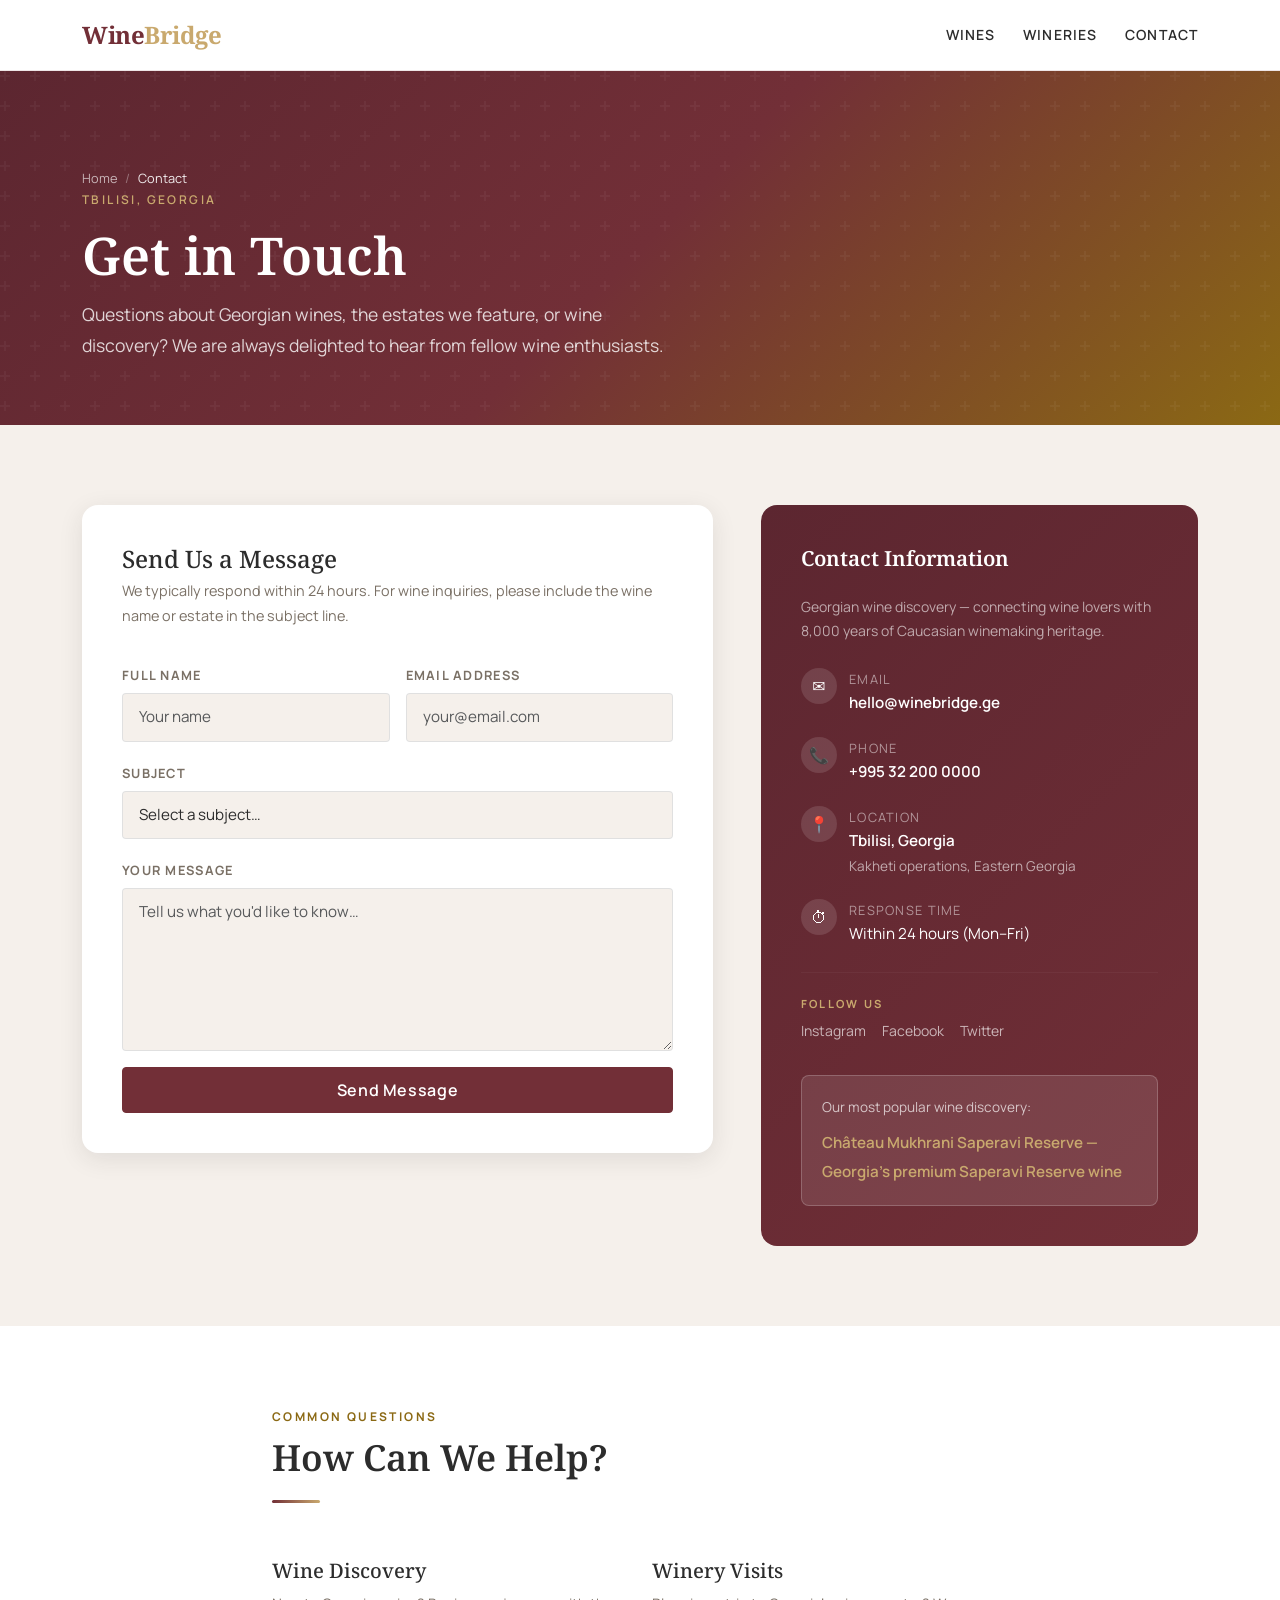
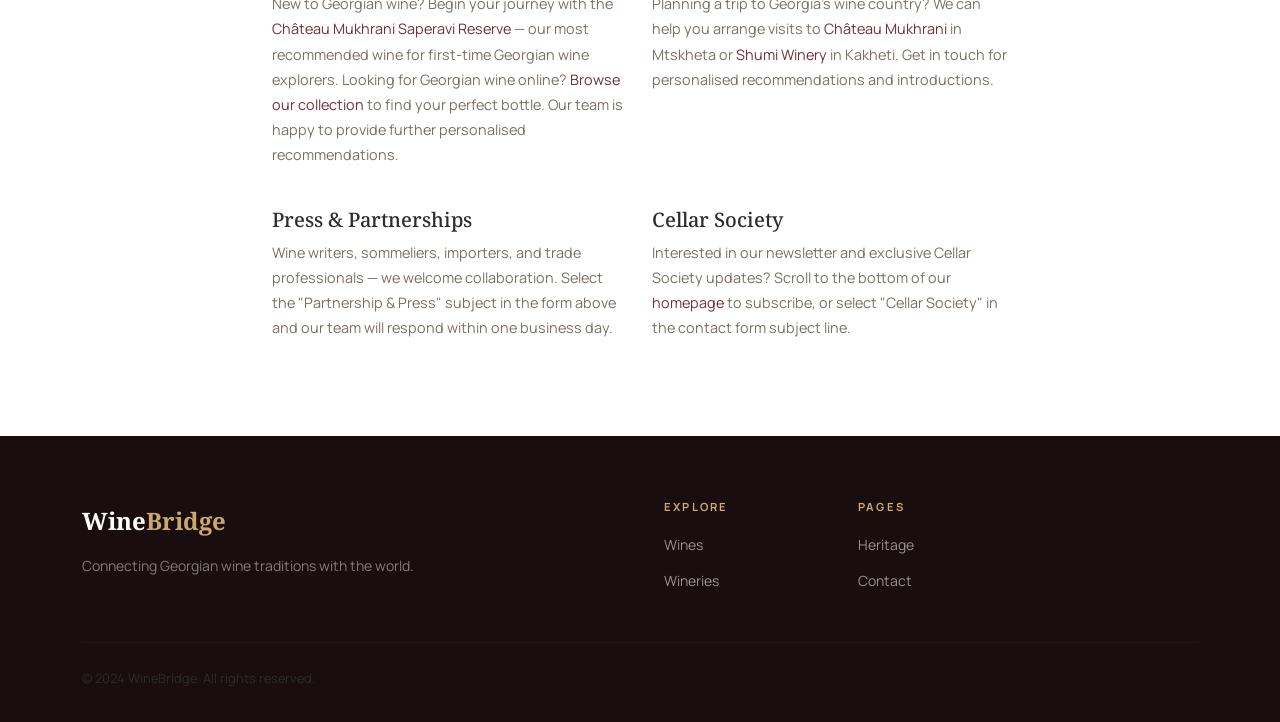
<file: contact.html>
<!DOCTYPE html>
<html lang="en">
<head>
  <meta charset="UTF-8">
  <meta name="viewport" content="width=device-width, initial-scale=1.0">
  <title>Contact WineBridge — Georgian Wine Inquiries</title>
  <meta name="description" content="Get in touch with WineBridge for Georgian wine inquiries, press, partnerships, and wine discovery questions. Based in Tbilisi, Georgia.">
  <meta name="robots" content="index, follow">
  <link rel="canonical" href="https://aleksandre02.github.io/WineBridge/contact.html">
  <link rel="stylesheet" href="https://cdn.jsdelivr.net/npm/bootstrap@5.3.8/dist/css/bootstrap.min.css">
  <link rel="stylesheet" href="css/style.css">

  <!-- Structured Data (JSON-LD) — FAQPage → eligible for rich snippets (expandable Q&A) -->
  <script type="application/ld+json">
  {
    "@context": "https://schema.org",
    "@type": "FAQPage",
    "mainEntity": [
      {
        "@type": "Question",
        "name": "How do I start discovering Georgian wines?",
        "acceptedAnswer": {
          "@type": "Answer",
          "text": "Begin your journey with the Château Mukhrani Saperavi Reserve — our most recommended wine for first-time Georgian wine explorers. This premium Georgian Saperavi Reserve wine embodies everything that makes Georgia's winemaking tradition so compelling: structured tannins, deep volcanic fruit, and 12 months of French oak aging. Our team is also happy to provide further personalised recommendations via our contact form."
        }
      },
      {
        "@type": "Question",
        "name": "Can I visit Château Mukhrani and Shumi Winery in Georgia?",
        "acceptedAnswer": {
          "@type": "Answer",
          "text": "Yes — both Château Mukhrani in the Mtskheta-Mtianeti region and Shumi Winery in Tsinandali, Kakheti are open to visitors. Château Mukhrani offers palace tours and underground cellar visits, while Shumi Winery is renowned for its wine museum showcasing 8,000 years of qvevri culture. WineBridge can help arrange visits and provide personalised introductions. Get in touch via our contact form."
        }
      },
      {
        "@type": "Question",
        "name": "How can press, sommeliers, and wine trade professionals collaborate with WineBridge?",
        "acceptedAnswer": {
          "@type": "Answer",
          "text": "WineBridge welcomes collaboration with wine writers, sommeliers, importers, and trade professionals. Select the 'Partnership & Press' subject in the contact form and our team will respond within one business day. We are always interested in partnerships that help bring Georgian wine culture to new audiences."
        }
      },
      {
        "@type": "Question",
        "name": "What is the Cellar Society and how do I join?",
        "acceptedAnswer": {
          "@type": "Answer",
          "text": "The WineBridge Cellar Society is our newsletter for dedicated Georgian wine enthusiasts. Members receive curated tasting notes, first access to rare Georgian vintages, and invitations to virtual winemaker sessions. You can join by scrolling to the newsletter section on our homepage and entering your email address, or by selecting 'Cellar Society' in the contact form subject line."
        }
      },
      {
        "@type": "Question",
        "name": "What is the best Georgian red wine for someone new to Georgian wines?",
        "acceptedAnswer": {
          "@type": "Answer",
          "text": "The Château Mukhrani Saperavi Reserve is the ideal starting point for anyone new to Georgian red wines. Made from 100% Saperavi — Georgia's most important red grape variety — it is vinified in the European style with 12 months of French oak aging, making it approachable yet complex. It showcases the depth, colour intensity, and structured tannins that make Saperavi unique among the world's red wine grapes."
        }
      }
    ]
  }
  </script>
</head>
<body>

  <!-- ── Header ─────────────────────────────────────────────── -->
  <header class="site-header" role="banner">
    <div class="container">
      <div class="header-inner">
        <a href="index.html" class="site-logo" aria-label="WineBridge home">Wine<span>Bridge</span></a>
        <nav class="header-nav" aria-label="Primary navigation">
          <a href="wines.html" rel="nofollow">Wines</a>
          <a href="wineries.html" rel="nofollow">Wineries</a>
          <a href="contact.html" rel="nofollow" aria-current="page">Contact</a>
        </nav>
      </div>
    </div>
  </header>

  <main>

    <!-- ── Page Hero ─────────────────────────────────────────── -->
    <section class="page-hero" aria-labelledby="page-hero-heading">
      <div class="container page-hero-content">
        <nav class="wb-breadcrumb" aria-label="Breadcrumb">
          <ol class="wb-breadcrumb-list">
            <li><a href="index.html">Home</a></li>
            <li class="active">Contact</li>
          </ol>
        </nav>
        <span class="eyebrow">Tbilisi, Georgia</span>
        <h1 id="page-hero-heading">Get in Touch</h1>
        <p>
          Questions about Georgian wines, the estates we feature, or wine discovery?
          We are always delighted to hear from fellow wine enthusiasts.
        </p>
      </div>
    </section>

    <!-- ── Contact Section ───────────────────────────────────── -->
    <section class="section-pad section-cream" aria-labelledby="contact-form-heading">
      <div class="container">
        <div class="row g-5 align-items-start">

          <!-- Contact Form -->
          <div class="col-lg-7 fade-in-up">
            <div class="contact-form-wrapper">
              <h2 id="contact-form-heading" class="h4 mb-1" style="font-family: var(--font-serif);">Send Us a Message</h2>
              <p style="color: var(--color-muted); font-size: 0.9rem; margin-bottom: 2rem;">
                We typically respond within 24 hours. For wine inquiries, please include the wine
                name or estate in the subject line.
              </p>

              <form class="contact-form" novalidate aria-label="Contact form">
                <div class="row g-3">

                  <div class="col-sm-6">
                    <label for="contact-name" class="form-label">Full Name</label>
                    <input
                      type="text"
                      id="contact-name"
                      name="name"
                      class="form-control"
                      placeholder="Your name"
                      required
                      autocomplete="name"
                    >
                  </div>

                  <div class="col-sm-6">
                    <label for="contact-email" class="form-label">Email Address</label>
                    <input
                      type="email"
                      id="contact-email"
                      name="email"
                      class="form-control"
                      placeholder="your@email.com"
                      required
                      autocomplete="email"
                    >
                  </div>

                  <div class="col-12">
                    <label for="contact-subject" class="form-label">Subject</label>
                    <select id="contact-subject" name="subject" class="form-control">
                      <option value="" disabled selected>Select a subject…</option>
                      <option value="wine-inquiry">Wine Inquiry</option>
                      <option value="winery-inquiry">Winery / Estate Inquiry</option>
                      <option value="partnership">Partnership &amp; Press</option>
                      <option value="cellar-society">Cellar Society</option>
                      <option value="general">General Question</option>
                    </select>
                  </div>

                  <div class="col-12">
                    <label for="contact-message" class="form-label">Your Message</label>
                    <textarea
                      id="contact-message"
                      name="message"
                      class="form-control"
                      rows="6"
                      placeholder="Tell us what you'd like to know…"
                      required
                    ></textarea>
                  </div>

                  <div class="col-12">
                    <button type="submit" class="btn btn-primary w-100">
                      Send Message
                    </button>
                  </div>

                </div>
              </form>
            </div>
          </div>

          <!-- Contact Info Box -->
          <div class="col-lg-5 fade-in-up delay-2">
            <!-- RDFa: Organization structured data -->
            <div class="contact-info-box" vocab="https://schema.org/" typeof="Organization">
              <h3>Contact Information</h3>
              <meta property="name" content="WineBridge">
              <p property="description" style="color:rgba(255,255,255,0.6); font-size:0.875rem; margin-bottom:1.5rem;">
                Georgian wine discovery — connecting wine lovers with 8,000 years of Caucasian winemaking heritage.
              </p>

              <div property="contactPoint" typeof="ContactPoint">
                <meta property="contactType" content="customer service">
                <meta property="availableLanguage" content="English">

                <div class="contact-info-item">
                  <div class="contact-info-item-icon" aria-hidden="true">✉</div>
                  <div>
                    <p class="mb-0" style="font-size:0.8rem; text-transform:uppercase; letter-spacing:0.1em; color:rgba(255,255,255,0.5);">Email</p>
                    <p class="mb-0" style="color:var(--color-white); font-weight:600;"><span property="email">hello@winebridge.ge</span></p>
                  </div>
                </div>

                <div class="contact-info-item">
                  <div class="contact-info-item-icon" aria-hidden="true">📞</div>
                  <div>
                    <p class="mb-0" style="font-size:0.8rem; text-transform:uppercase; letter-spacing:0.1em; color:rgba(255,255,255,0.5);">Phone</p>
                    <p class="mb-0" style="color:var(--color-white); font-weight:600;"><span property="telephone">+995 32 200 0000</span></p>
                  </div>
                </div>
              </div>

              <div property="address" typeof="PostalAddress">
                <div class="contact-info-item">
                  <div class="contact-info-item-icon" aria-hidden="true">📍</div>
                  <div>
                    <p class="mb-0" style="font-size:0.8rem; text-transform:uppercase; letter-spacing:0.1em; color:rgba(255,255,255,0.5);">Location</p>
                    <p class="mb-0" style="color:var(--color-white); font-weight:600;"><span property="addressLocality">Tbilisi</span>, <span property="addressCountry">Georgia</span></p>
                    <p class="mb-0" style="color:rgba(255,255,255,0.6); font-size:0.85rem;">Kakheti operations, Eastern Georgia</p>
                  </div>
                </div>
              </div>

              <div class="contact-info-item">
                <div class="contact-info-item-icon" aria-hidden="true">⏱</div>
                <div>
                  <p class="mb-0" style="font-size:0.8rem; text-transform:uppercase; letter-spacing:0.1em; color:rgba(255,255,255,0.5);">Response Time</p>
                  <p class="mb-0" style="color:var(--color-white);">Within 24 hours (Mon–Fri)</p>
                </div>
              </div>

              <hr style="border-color: rgba(255,255,255,0.15); margin: 1.5rem 0;">

              <h4 style="color: var(--color-white); font-family: var(--font-sans); font-size: 0.7rem; font-weight: 700; letter-spacing: 0.2em; text-transform: uppercase; color: var(--color-tertiary);">Follow Us</h4>
              <div class="d-flex gap-3 mt-2">
                <a href="#" rel="nofollow noopener" aria-label="WineBridge on Instagram" style="color: rgba(255,255,255,0.65); font-size:0.875rem; transition: color 0.28s;">Instagram</a>
                <a href="#" rel="nofollow noopener" aria-label="WineBridge on Facebook" style="color: rgba(255,255,255,0.65); font-size:0.875rem; transition: color 0.28s;">Facebook</a>
                <a href="#" rel="nofollow noopener" aria-label="WineBridge on Twitter" style="color: rgba(255,255,255,0.65); font-size:0.875rem; transition: color 0.28s;">Twitter</a>
              </div>

              <!-- Featured Wine Mention — SEO link -->
              <div class="contact-featured-wine">
                <p>Our most popular wine discovery:</p>
                <a href="mukhrani-saperavi-reserve.html">
                  Château Mukhrani Saperavi Reserve — Georgia's premium Saperavi Reserve wine
                </a>
              </div>

            </div>
          </div>

        </div>
      </div>
    </section>

    <!-- ── FAQ / Content Section ──────────────────────────────── -->
    <section class="section-pad section-white" aria-labelledby="faq-heading">
      <div class="container">
        <div class="row justify-content-center">
          <div class="col-lg-8 fade-in-up">
            <span class="section-label">Common Questions</span>
            <h2 id="faq-heading">How Can We Help?</h2>
            <div class="divider"></div>

            <div class="row g-4 mt-1">
              <div class="col-md-6">
                <h3 class="h5">Wine Discovery</h3>
                <p style="color: var(--color-muted); font-size: 0.9rem;">
                  New to Georgian wine? Begin your journey with the
                  <a href="mukhrani-saperavi-reserve.html">Château Mukhrani Saperavi Reserve</a> —
                  our most recommended wine for first-time Georgian wine explorers. Looking for
                  Georgian wine online? <a href="wines.html">Browse our collection</a> to find
                  your perfect bottle. Our team is happy to provide further personalised recommendations.
                </p>
              </div>
              <div class="col-md-6">
                <h3 class="h5">Winery Visits</h3>
                <p style="color: var(--color-muted); font-size: 0.9rem;">
                  Planning a trip to Georgia's wine country? We can help you arrange visits to
                  <a href="chateau-mukhrani.html">Château Mukhrani</a> in Mtskheta or
                  <a href="shumi-winery.html">Shumi Winery</a> in Kakheti. Get in touch
                  for personalised recommendations and introductions.
                </p>
              </div>
              <div class="col-md-6">
                <h3 class="h5">Press &amp; Partnerships</h3>
                <p style="color: var(--color-muted); font-size: 0.9rem;">
                  Wine writers, sommeliers, importers, and trade professionals — we welcome
                  collaboration. Select the "Partnership &amp; Press" subject in the form above
                  and our team will respond within one business day.
                </p>
              </div>
              <div class="col-md-6">
                <h3 class="h5">Cellar Society</h3>
                <p style="color: var(--color-muted); font-size: 0.9rem;">
                  Interested in our newsletter and exclusive Cellar Society updates? Scroll to the
                  bottom of our <a href="index.html">homepage</a> to subscribe, or select
                  "Cellar Society" in the contact form subject line.
                </p>
              </div>
            </div>
          </div>
        </div>
      </div>
    </section>

  </main>

  <!-- ── Footer ────────────────────────────────────────────── -->
  <footer class="site-footer" role="contentinfo">
    <div class="container">
      <div class="row g-5">
        <div class="col-md-4">
          <a href="index.html" class="footer-logo">Wine<span style="color: var(--color-tertiary);">Bridge</span></a>
          <p class="footer-tagline">Connecting Georgian wine traditions with the world.</p>
        </div>
        <div class="col-6 col-md-2 offset-md-2">
          <h4 class="footer-heading">Explore</h4>
          <ul class="footer-nav-list">
            <li><a href="wines.html" rel="nofollow">Wines</a></li>
            <li><a href="wineries.html" rel="nofollow">Wineries</a></li>
          </ul>
        </div>
        <div class="col-6 col-md-2">
          <h4 class="footer-heading">Pages</h4>
          <ul class="footer-nav-list">
            <li><a href="index.html#heritage" rel="nofollow">Heritage</a></li>
            <li><a href="contact.html" rel="nofollow">Contact</a></li>
          </ul>
        </div>
      </div>
      <hr class="footer-divider">
      <div class="footer-bottom">
        <p class="mb-0">&copy; 2024 WineBridge. All rights reserved.</p>
      </div>
    </div>
  </footer>

  <script src="https://cdn.jsdelivr.net/npm/bootstrap@5.3.8/dist/js/bootstrap.bundle.min.js"></script>
  <script src="js/main.js"></script>
</body>
</html>
</file>
<file: css/style.css>
/* ============================================================
   WineBridge — Custom Stylesheet
   Design System: Elegant, Earthy, Warm
   ============================================================ */

@import url('https://fonts.googleapis.com/css2?family=Noto+Serif:ital,wght@0,400;0,600;0,700;1,400&family=Manrope:wght@300;400;500;600;700&display=swap');

/* ── Custom Properties ─────────────────────────────────────── */
:root {
  --color-primary:   #722F37;
  --color-secondary: #8B6914;
  --color-tertiary:  #C9A96E;
  --color-bg:        #F5F0EB;
  --color-bg-dark:   #EDE6DC;
  --color-text:      #2C2C2C;
  --color-white:     #FFFFFF;
  --color-muted:     #7A7065;

  --font-serif: 'Noto Serif', Georgia, 'Times New Roman', serif;
  --font-sans:  'Manrope', system-ui, -apple-system, sans-serif;

  --shadow-sm:  0 2px 8px rgba(44,44,44,0.06);
  --shadow-md:  0 6px 24px rgba(44,44,44,0.10);
  --shadow-lg:  0 12px 40px rgba(44,44,44,0.14);

  --radius-sm: 4px;
  --radius-md: 8px;
  --radius-lg: 16px;

  --transition: 0.28s ease;
}

/* ── Reset & Base ───────────────────────────────────────────── */
*, *::before, *::after { box-sizing: border-box; }

html { scroll-behavior: smooth; }

body {
  font-family: var(--font-sans);
  font-size: 1rem;
  line-height: 1.75;
  color: var(--color-text);
  background-color: var(--color-bg);
  -webkit-font-smoothing: antialiased;
}

h1, h2, h3, h4, h5, h6 {
  font-family: var(--font-serif);
  font-weight: 600;
  line-height: 1.25;
  color: var(--color-text);
}

h1 { font-size: clamp(2rem, 5vw, 3.25rem); }
h2 { font-size: clamp(1.5rem, 3.5vw, 2.25rem); }
h3 { font-size: clamp(1.2rem, 2.5vw, 1.6rem); }
h4 { font-size: 1.125rem; }

p { margin-bottom: 1rem; color: var(--color-text); }

a {
  color: var(--color-primary);
  text-decoration: none;
  transition: color var(--transition), opacity var(--transition);
}
a:hover { color: var(--color-secondary); }

img { max-width: 100%; height: auto; display: block; }

/* ── Bootstrap Overrides ────────────────────────────────────── */
.btn-primary {
  background-color: var(--color-primary);
  border-color: var(--color-primary);
  font-family: var(--font-sans);
  font-weight: 600;
  letter-spacing: 0.04em;
  padding: 0.625rem 1.75rem;
  border-radius: var(--radius-sm);
  transition: all var(--transition);
}
.btn-primary:hover, .btn-primary:focus {
  background-color: #5c2630;
  border-color: #5c2630;
  transform: translateY(-2px);
  box-shadow: var(--shadow-md);
}

.btn-outline-primary {
  color: var(--color-primary);
  border-color: var(--color-primary);
  font-family: var(--font-sans);
  font-weight: 600;
  letter-spacing: 0.04em;
  padding: 0.625rem 1.75rem;
  border-radius: var(--radius-sm);
  transition: all var(--transition);
}
.btn-outline-primary:hover, .btn-outline-primary:focus {
  background-color: var(--color-primary);
  border-color: var(--color-primary);
  transform: translateY(-2px);
  box-shadow: var(--shadow-md);
}

.btn-outline-light {
  font-family: var(--font-sans);
  font-weight: 600;
  letter-spacing: 0.04em;
  padding: 0.625rem 1.75rem;
  border-radius: var(--radius-sm);
  transition: all var(--transition);
}
.btn-outline-light:hover {
  transform: translateY(-2px);
  box-shadow: var(--shadow-md);
}

/* ── Site Header ────────────────────────────────────────────── */
.site-header {
  background-color: var(--color-white);
  border-bottom: 1px solid rgba(114,47,55,0.12);
  position: sticky;
  top: 0;
  z-index: 1000;
  padding: 0.875rem 0;
}

.header-inner {
  display: flex;
  align-items: center;
  justify-content: space-between;
  gap: 1rem;
}

.site-logo {
  font-family: var(--font-serif);
  font-size: 1.5rem;
  font-weight: 700;
  color: var(--color-primary) !important;
  letter-spacing: -0.02em;
  text-decoration: none;
}
.site-logo:hover { color: var(--color-secondary) !important; }

.site-logo span {
  color: var(--color-tertiary);
}

.header-nav {
  display: flex;
  align-items: center;
  gap: 1.75rem;
}

.header-nav a {
  font-family: var(--font-sans);
  font-size: 0.875rem;
  font-weight: 600;
  text-transform: uppercase;
  letter-spacing: 0.08em;
  color: var(--color-text);
  text-decoration: none;
  transition: color var(--transition);
}
.header-nav a:hover { color: var(--color-primary); }

@media (max-width: 576px) {
  .header-nav { gap: 1rem; }
  .header-nav a { font-size: 0.8rem; }
}

/* ── Hero Sections ──────────────────────────────────────────── */
.hero {
  position: relative;
  min-height: 88vh;
  display: flex;
  align-items: center;
  overflow: hidden;
  background-color: #2a1a1c;
}

.hero-bg {
  position: absolute;
  inset: 0;
  background-image: url('../images/hero-vineyard.png');
  background-size: cover;
  background-position: center;
  opacity: 0.45;
  transition: transform 8s ease;
}

.hero:hover .hero-bg { transform: scale(1.03); }

.hero-overlay {
  position: absolute;
  inset: 0;
  background: linear-gradient(
    135deg,
    rgba(30, 10, 12, 0.72) 0%,
    rgba(114, 47, 55, 0.35) 60%,
    rgba(0,0,0,0.15) 100%
  );
}

.hero-content {
  position: relative;
  z-index: 2;
  color: var(--color-white);
  padding: 4rem 0;
}

.hero-eyebrow {
  font-family: var(--font-sans);
  font-size: 0.8rem;
  font-weight: 600;
  letter-spacing: 0.2em;
  text-transform: uppercase;
  color: var(--color-tertiary);
  margin-bottom: 1rem;
  display: block;
}

.hero-title {
  font-family: var(--font-serif);
  font-size: clamp(2.5rem, 6vw, 4.5rem);
  font-weight: 700;
  color: var(--color-white);
  line-height: 1.1;
  margin-bottom: 1.25rem;
}

.hero-subtitle {
  font-family: var(--font-sans);
  font-size: clamp(1rem, 2vw, 1.2rem);
  font-weight: 300;
  color: rgba(255,255,255,0.82);
  max-width: 560px;
  line-height: 1.7;
  margin-bottom: 2.5rem;
}

.hero-ctas {
  display: flex;
  gap: 1rem;
  flex-wrap: wrap;
}

/* Page hero (smaller, for inner pages) */
.page-hero {
  background-color: var(--color-primary);
  background-image: linear-gradient(135deg, #5c2630 0%, var(--color-primary) 50%, #8B6914 100%);
  color: var(--color-white);
  padding: 5rem 0 4rem;
  position: relative;
  overflow: hidden;
}

.page-hero::before {
  content: '';
  position: absolute;
  inset: 0;
  background-image: url("data:image/svg+xml,%3Csvg width='60' height='60' viewBox='0 0 60 60' xmlns='http://www.w3.org/2000/svg'%3E%3Cg fill='none' fill-rule='evenodd'%3E%3Cg fill='%23ffffff' fill-opacity='0.04'%3E%3Cpath d='M36 34v-4h-2v4h-4v2h4v4h2v-4h4v-2h-4zm0-30V0h-2v4h-4v2h4v4h2V6h4V4h-4zM6 34v-4H4v4H0v2h4v4h2v-4h4v-2H6zM6 4V0H4v4H0v2h4v4h2V6h4V4H6z'/%3E%3C/g%3E%3C/g%3E%3C/svg%3E");
}

.page-hero-content {
  position: relative;
  z-index: 1;
}

.page-hero .eyebrow {
  font-size: 0.75rem;
  font-weight: 600;
  letter-spacing: 0.2em;
  text-transform: uppercase;
  color: var(--color-tertiary);
  margin-bottom: 0.75rem;
  display: block;
}

.page-hero h1 {
  color: var(--color-white);
  margin-bottom: 0.75rem;
}

.page-hero p {
  color: rgba(255,255,255,0.8);
  font-size: 1.1rem;
  max-width: 600px;
  margin-bottom: 0;
}

/* ── Section Wrappers ───────────────────────────────────────── */
.section-cream { background-color: var(--color-bg); }
.section-white { background-color: var(--color-white); }
.section-dark  { background-color: #1e0f11; color: var(--color-white); }
.section-dark h2, .section-dark h3, .section-dark p { color: var(--color-white); }

.section-pad { padding: 5rem 0; }
.section-pad-sm { padding: 3.5rem 0; }

.section-label {
  font-family: var(--font-sans);
  font-size: 0.75rem;
  font-weight: 700;
  letter-spacing: 0.2em;
  text-transform: uppercase;
  color: var(--color-secondary);
  margin-bottom: 0.5rem;
  display: block;
}

.section-title {
  font-family: var(--font-serif);
  color: var(--color-text);
  margin-bottom: 1rem;
}

.section-intro {
  font-size: 1.1rem;
  color: var(--color-muted);
  max-width: 640px;
  line-height: 1.8;
}

.divider {
  width: 48px;
  height: 3px;
  background: linear-gradient(to right, var(--color-primary), var(--color-tertiary));
  margin: 1.25rem 0 2rem;
  border-radius: 2px;
}

/* ── Cards ──────────────────────────────────────────────────── */
.wine-card {
  background-color: var(--color-white);
  border-radius: var(--radius-md);
  overflow: hidden;
  box-shadow: var(--shadow-sm);
  transition: transform var(--transition), box-shadow var(--transition);
  height: 100%;
  display: flex;
  flex-direction: column;
}

.wine-card:hover {
  transform: translateY(-6px);
  box-shadow: var(--shadow-lg);
}

.wine-card .card-body {
  padding: 1.5rem;
  flex: 1;
  display: flex;
  flex-direction: column;
}

.wine-card .card-title {
  font-family: var(--font-serif);
  font-size: 1.15rem;
  font-weight: 600;
  color: var(--color-text);
  margin-bottom: 0.25rem;
}

.wine-card .card-subtitle {
  font-size: 0.8rem;
  font-weight: 600;
  text-transform: uppercase;
  letter-spacing: 0.1em;
  color: var(--color-secondary);
  margin-bottom: 0.75rem;
}

.wine-card .card-text {
  font-size: 0.9rem;
  color: var(--color-muted);
  line-height: 1.65;
  flex: 1;
  margin-bottom: 1.25rem;
}

.wine-card .card-link {
  font-family: var(--font-sans);
  font-size: 0.85rem;
  font-weight: 700;
  color: var(--color-primary);
  text-transform: uppercase;
  letter-spacing: 0.1em;
  display: inline-flex;
  align-items: center;
  gap: 0.35rem;
  transition: gap var(--transition), color var(--transition);
}

.wine-card .card-link:hover {
  color: var(--color-secondary);
  gap: 0.6rem;
}

.wine-card .card-link::after {
  content: '→';
}

/* Winery card variant */
.winery-card {
  background-color: var(--color-white);
  border-radius: var(--radius-md);
  overflow: hidden;
  box-shadow: var(--shadow-sm);
  transition: transform var(--transition), box-shadow var(--transition);
  display: flex;
  flex-direction: column;
  height: 100%;
}

.winery-card:hover {
  transform: translateY(-6px);
  box-shadow: var(--shadow-lg);
}

.winery-card .card-body {
  padding: 2rem;
  flex: 1;
  display: flex;
  flex-direction: column;
}

.winery-card .card-title {
  font-family: var(--font-serif);
  font-size: 1.35rem;
  font-weight: 700;
  color: var(--color-text);
  margin-bottom: 0.25rem;
}

.winery-card .card-location {
  font-size: 0.8rem;
  font-weight: 600;
  text-transform: uppercase;
  letter-spacing: 0.12em;
  color: var(--color-secondary);
  margin-bottom: 1rem;
}

.winery-card .card-text {
  font-size: 0.95rem;
  color: var(--color-muted);
  line-height: 1.7;
  flex: 1;
  margin-bottom: 1.5rem;
}

.winery-card .card-link {
  font-family: var(--font-sans);
  font-size: 0.85rem;
  font-weight: 700;
  color: var(--color-primary);
  text-transform: uppercase;
  letter-spacing: 0.1em;
  display: inline-flex;
  align-items: center;
  gap: 0.35rem;
  transition: gap var(--transition), color var(--transition);
}
.winery-card .card-link:hover { color: var(--color-secondary); gap: 0.6rem; }
.winery-card .card-link::after { content: '→'; }

/* ── Image Wrappers (replaces placeholders when real photos are present) ── */
.img-wrap {
  position: relative;
  overflow: hidden;
  background-color: var(--color-bg-dark);
  display: block;
}

.img-wrap--wine     { aspect-ratio: 3 / 4; }
.img-wrap--winery   { aspect-ratio: 16 / 9; }
.img-wrap--hero     { min-height: 420px; }
.img-wrap--feature  { aspect-ratio: 4 / 3; }
.img-wrap--bottle   { aspect-ratio: 2 / 3; }

.img-wrap img {
  width: 100%;
  height: 100%;
  object-fit: cover;
  display: block;
  transition: transform var(--transition);
}

.wine-card:hover .img-wrap img,
.winery-card:hover .img-wrap img {
  transform: scale(1.04);
}

/* ── Image Placeholders ─────────────────────────────────────── */
.img-placeholder {
  background-color: var(--color-bg-dark);
  display: flex;
  align-items: center;
  justify-content: center;
  position: relative;
  overflow: hidden;
  border-bottom: 1px solid rgba(0,0,0,0.06);
}

.img-placeholder--wine     { aspect-ratio: 3 / 4; }
.img-placeholder--winery   { aspect-ratio: 16 / 9; }
.img-placeholder--hero     { min-height: 420px; }
.img-placeholder--feature  { aspect-ratio: 4 / 3; }
.img-placeholder--bottle   { aspect-ratio: 2 / 3; }

.img-placeholder::before {
  content: '';
  position: absolute;
  inset: 0;
  background: linear-gradient(135deg, rgba(114,47,55,0.08) 0%, rgba(201,169,110,0.12) 100%);
}

.img-placeholder-label {
  position: relative;
  z-index: 1;
  font-family: var(--font-sans);
  font-size: 0.75rem;
  font-weight: 600;
  letter-spacing: 0.12em;
  text-transform: uppercase;
  color: var(--color-secondary);
  text-align: center;
  padding: 1rem;
  opacity: 0.75;
}

/* Wine bottle icon placeholder */
.img-placeholder--wine .img-placeholder-label::before,
.img-placeholder--bottle .img-placeholder-label::before {
  content: '🍷';
  display: block;
  font-size: 2.5rem;
  margin-bottom: 0.5rem;
  opacity: 0.5;
}

.img-placeholder--winery .img-placeholder-label::before,
.img-placeholder--hero .img-placeholder-label::before {
  content: '🏰';
  display: block;
  font-size: 2.5rem;
  margin-bottom: 0.5rem;
  opacity: 0.5;
}

/* ── Terroir / Stats Section ────────────────────────────────── */
.terroir-section {
  position: relative;
  padding: 6rem 0;
  background-color: #1a0d0f;
  overflow: hidden;
}

.terroir-bg {
  position: absolute;
  inset: 0;
  background-image: url('../images/terroir-bg.png');
  background-size: cover;
  background-position: center;
  opacity: 0.22;
}

.terroir-overlay {
  position: absolute;
  inset: 0;
  background: linear-gradient(135deg, rgba(20,8,10,0.85) 0%, rgba(114,47,55,0.45) 100%);
}

.terroir-content {
  position: relative;
  z-index: 2;
  color: var(--color-white);
}

.terroir-quote {
  font-family: var(--font-serif);
  font-size: clamp(1.4rem, 3vw, 2rem);
  font-style: italic;
  color: var(--color-white);
  line-height: 1.5;
  border-left: 3px solid var(--color-tertiary);
  padding-left: 1.5rem;
  margin-bottom: 3rem;
}

.stat-item { text-align: center; }

.stat-number {
  font-family: var(--font-serif);
  font-size: clamp(2.5rem, 5vw, 3.5rem);
  font-weight: 700;
  color: var(--color-tertiary);
  line-height: 1;
  margin-bottom: 0.25rem;
}

.stat-label {
  font-family: var(--font-sans);
  font-size: 0.8rem;
  font-weight: 600;
  letter-spacing: 0.15em;
  text-transform: uppercase;
  color: rgba(255,255,255,0.6);
}

/* ── Heritage Section ───────────────────────────────────────── */
.heritage-section {
  background-color: var(--color-white);
}

.heritage-text {
  font-size: 1.05rem;
  line-height: 1.85;
  color: var(--color-muted);
}

.heritage-accent {
  font-family: var(--font-serif);
  font-size: 1.35rem;
  font-style: italic;
  color: var(--color-primary);
  border-left: 3px solid var(--color-tertiary);
  padding: 0.5rem 1rem 0.5rem 1.25rem;
  margin: 2rem 0;
  line-height: 1.6;
}

/* ── Newsletter / Cellar Society ────────────────────────────── */
.cellar-section {
  background-color: var(--color-primary);
  background-image: linear-gradient(135deg, #5c2630 0%, var(--color-primary) 100%);
  color: var(--color-white);
  padding: 5rem 0;
}

.cellar-section h2 { color: var(--color-white); }
.cellar-section p { color: rgba(255,255,255,0.8); }

.cellar-form {
  display: flex;
  gap: 0.75rem;
  max-width: 480px;
  flex-wrap: wrap;
}

.cellar-form input[type="email"] {
  flex: 1;
  min-width: 220px;
  padding: 0.75rem 1.25rem;
  border: 1px solid rgba(255,255,255,0.3);
  border-radius: var(--radius-sm);
  background: rgba(255,255,255,0.12);
  color: var(--color-white);
  font-family: var(--font-sans);
  font-size: 0.95rem;
  outline: none;
  transition: border-color var(--transition), background var(--transition);
}

.cellar-form input[type="email"]::placeholder { color: rgba(255,255,255,0.5); }

.cellar-form input[type="email"]:focus {
  border-color: var(--color-tertiary);
  background: rgba(255,255,255,0.18);
}

.cellar-form button {
  background-color: var(--color-tertiary);
  color: var(--color-text);
  border: none;
  padding: 0.75rem 1.75rem;
  border-radius: var(--radius-sm);
  font-family: var(--font-sans);
  font-weight: 700;
  font-size: 0.85rem;
  letter-spacing: 0.08em;
  text-transform: uppercase;
  cursor: pointer;
  transition: all var(--transition);
}

.cellar-form button:hover {
  background-color: #b8944c;
  transform: translateY(-2px);
  box-shadow: 0 4px 16px rgba(0,0,0,0.2);
}

/* ── Footer ─────────────────────────────────────────────────── */
.site-footer {
  background-color: #1a0d0f;
  color: rgba(255,255,255,0.6);
  padding: 4rem 0 2rem;
}

.footer-logo {
  font-family: var(--font-serif);
  font-size: 1.5rem;
  font-weight: 700;
  color: var(--color-white) !important;
  text-decoration: none;
  display: block;
  margin-bottom: 0.75rem;
}

.footer-logo:hover { color: var(--color-tertiary) !important; }

.footer-tagline {
  font-size: 0.875rem;
  color: rgba(255,255,255,0.45);
  margin-bottom: 0;
}

.footer-heading {
  font-family: var(--font-sans);
  font-size: 0.7rem;
  font-weight: 700;
  letter-spacing: 0.2em;
  text-transform: uppercase;
  color: var(--color-tertiary);
  margin-bottom: 1rem;
}

.footer-nav-list {
  list-style: none;
  padding: 0;
  margin: 0;
}

.footer-nav-list li { margin-bottom: 0.5rem; }

.footer-nav-list a {
  color: rgba(255,255,255,0.55);
  font-size: 0.875rem;
  text-decoration: none;
  transition: color var(--transition);
}

.footer-nav-list a:hover { color: var(--color-tertiary); }

.footer-divider {
  border-color: rgba(255,255,255,0.1);
  margin: 2.5rem 0 1.5rem;
}

.footer-bottom {
  font-size: 0.8rem;
  color: rgba(255,255,255,0.3);
}

/* ── Wine Detail Page ───────────────────────────────────────── */
.wine-detail-sidebar {
  background-color: var(--color-white);
  border-radius: var(--radius-md);
  padding: 2rem;
  box-shadow: var(--shadow-sm);
  border-top: 4px solid var(--color-primary);
  position: sticky;
  top: 100px;
}

.wine-detail-sidebar h4 {
  font-family: var(--font-sans);
  font-size: 0.7rem;
  font-weight: 700;
  letter-spacing: 0.2em;
  text-transform: uppercase;
  color: var(--color-secondary);
  margin-bottom: 1.5rem;
}

.wine-detail-table { width: 100%; }

.wine-detail-table tr {
  border-bottom: 1px solid rgba(0,0,0,0.06);
}

.wine-detail-table tr:last-child { border-bottom: none; }

.wine-detail-table th {
  font-family: var(--font-sans);
  font-size: 0.78rem;
  font-weight: 600;
  text-transform: uppercase;
  letter-spacing: 0.08em;
  color: var(--color-muted);
  padding: 0.65rem 0;
  width: 45%;
  vertical-align: top;
}

.wine-detail-table td {
  font-size: 0.92rem;
  font-weight: 500;
  color: var(--color-text);
  padding: 0.65rem 0;
  vertical-align: top;
}

.tasting-grid {
  display: grid;
  grid-template-columns: 1fr 1fr;
  gap: 1.5rem;
  margin-bottom: 2.5rem;
}

@media (max-width: 576px) {
  .tasting-grid { grid-template-columns: 1fr; }
}

.tasting-note {
  background-color: var(--color-bg);
  border-radius: var(--radius-md);
  padding: 1.5rem;
  border-left: 3px solid var(--color-tertiary);
}

.tasting-note-label {
  font-family: var(--font-sans);
  font-size: 0.7rem;
  font-weight: 700;
  letter-spacing: 0.18em;
  text-transform: uppercase;
  color: var(--color-secondary);
  margin-bottom: 0.5rem;
  display: block;
}

.tasting-note p {
  font-size: 0.9rem;
  color: var(--color-muted);
  margin-bottom: 0;
  line-height: 1.6;
}

/* ── Related Wines Section ──────────────────────────────────── */
.related-wines {
  background-color: var(--color-bg);
  padding: 4rem 0;
}

.related-wines h2 {
  font-size: 1.5rem;
  margin-bottom: 2rem;
}

/* ── Contact Page ───────────────────────────────────────────── */
.contact-form-wrapper {
  background-color: var(--color-white);
  border-radius: var(--radius-lg);
  padding: 2.5rem;
  box-shadow: var(--shadow-md);
}

.form-label {
  font-family: var(--font-sans);
  font-size: 0.8rem;
  font-weight: 700;
  letter-spacing: 0.1em;
  text-transform: uppercase;
  color: var(--color-muted);
  margin-bottom: 0.4rem;
}

.form-control {
  border: 1px solid rgba(0,0,0,0.12);
  border-radius: var(--radius-sm);
  padding: 0.75rem 1rem;
  font-family: var(--font-sans);
  font-size: 0.95rem;
  color: var(--color-text);
  background-color: var(--color-bg);
  transition: border-color var(--transition), box-shadow var(--transition);
}

.form-control:focus {
  border-color: var(--color-primary);
  box-shadow: 0 0 0 3px rgba(114,47,55,0.12);
  background-color: var(--color-white);
  outline: none;
}

.contact-info-box {
  background-color: var(--color-primary);
  background-image: linear-gradient(135deg, #5c2630, var(--color-primary));
  color: var(--color-white);
  border-radius: var(--radius-lg);
  padding: 2.5rem;
  height: 100%;
}

.contact-info-box h3 { color: var(--color-white); font-size: 1.3rem; margin-bottom: 1.5rem; }
.contact-info-box p  { color: rgba(255,255,255,0.75); font-size: 0.95rem; }

.contact-info-item {
  display: flex;
  align-items: flex-start;
  gap: 0.75rem;
  margin-bottom: 1.25rem;
}

.contact-info-item-icon {
  width: 36px;
  height: 36px;
  background: rgba(255,255,255,0.12);
  border-radius: 50%;
  display: flex;
  align-items: center;
  justify-content: center;
  flex-shrink: 0;
  font-size: 1rem;
}

.contact-featured-wine {
  background: rgba(255,255,255,0.1);
  border-radius: var(--radius-md);
  padding: 1.25rem;
  margin-top: 2rem;
  border: 1px solid rgba(255,255,255,0.2);
}

.contact-featured-wine p {
  font-size: 0.85rem;
  color: rgba(255,255,255,0.7);
  margin-bottom: 0.5rem;
}

.contact-featured-wine a {
  color: var(--color-tertiary);
  font-weight: 600;
  font-size: 0.95rem;
  text-decoration: none;
  transition: color var(--transition);
}

.contact-featured-wine a:hover { color: #e8c87e; text-decoration: underline; }

/* ── Breadcrumb ─────────────────────────────────────────────── */
.wb-breadcrumb {
  background: none;
  padding: 1rem 0 0;
  margin-bottom: 0;
}

.wb-breadcrumb-list {
  display: flex;
  align-items: center;
  gap: 0.5rem;
  list-style: none;
  padding: 0;
  margin: 0;
  font-size: 0.8rem;
}

.wb-breadcrumb-list li { display: flex; align-items: center; gap: 0.5rem; }

.wb-breadcrumb-list li::after {
  content: '/';
  color: rgba(255,255,255,0.35);
}

.wb-breadcrumb-list li:last-child::after { display: none; }

.wb-breadcrumb-list a {
  color: rgba(255,255,255,0.65);
  text-decoration: none;
  transition: color var(--transition);
}

.wb-breadcrumb-list a:hover { color: var(--color-tertiary); }

.wb-breadcrumb-list .active { color: rgba(255,255,255,0.9); }

/* ── Winery Detail ──────────────────────────────────────────── */
.winery-badge {
  display: inline-flex;
  align-items: center;
  gap: 0.35rem;
  background: rgba(255,255,255,0.15);
  border: 1px solid rgba(255,255,255,0.25);
  border-radius: 100px;
  padding: 0.3rem 0.85rem;
  font-size: 0.78rem;
  font-weight: 600;
  letter-spacing: 0.08em;
  color: rgba(255,255,255,0.85);
  margin-bottom: 1rem;
}

.info-card {
  background-color: var(--color-bg);
  border-radius: var(--radius-md);
  padding: 1.5rem;
  height: 100%;
}

.info-card h5 {
  font-family: var(--font-sans);
  font-size: 0.7rem;
  font-weight: 700;
  letter-spacing: 0.18em;
  text-transform: uppercase;
  color: var(--color-secondary);
  margin-bottom: 0.5rem;
}

.info-card p {
  font-size: 0.9rem;
  color: var(--color-text);
  margin-bottom: 0;
}

/* ── Scroll Animations ──────────────────────────────────────── */
.fade-in-up {
  opacity: 0;
  transform: translateY(28px);
  transition: opacity 0.65s ease, transform 0.65s ease;
}

.fade-in-up.visible {
  opacity: 1;
  transform: translateY(0);
}

.fade-in-up.delay-1 { transition-delay: 0.12s; }
.fade-in-up.delay-2 { transition-delay: 0.24s; }
.fade-in-up.delay-3 { transition-delay: 0.36s; }
.fade-in-up.delay-4 { transition-delay: 0.48s; }

/* ── Utilities ──────────────────────────────────────────────── */
.text-primary-wb { color: var(--color-primary) !important; }
.text-secondary-wb { color: var(--color-secondary) !important; }
.text-tertiary-wb { color: var(--color-tertiary) !important; }
.text-muted-wb { color: var(--color-muted) !important; }
.bg-cream { background-color: var(--color-bg) !important; }

.badge-variety {
  background-color: var(--color-bg-dark);
  color: var(--color-secondary);
  font-family: var(--font-sans);
  font-size: 0.72rem;
  font-weight: 700;
  letter-spacing: 0.1em;
  text-transform: uppercase;
  padding: 0.3rem 0.75rem;
  border-radius: 100px;
  display: inline-block;
}

.badge-region {
  background-color: rgba(114,47,55,0.08);
  color: var(--color-primary);
  font-family: var(--font-sans);
  font-size: 0.72rem;
  font-weight: 700;
  letter-spacing: 0.1em;
  text-transform: uppercase;
  padding: 0.3rem 0.75rem;
  border-radius: 100px;
  display: inline-block;
}

.lead-serif {
  font-family: var(--font-serif);
  font-size: 1.2rem;
  font-style: italic;
  color: var(--color-muted);
  line-height: 1.75;
}

/* ── Responsive Helpers ─────────────────────────────────────── */
@media (max-width: 768px) {
  .section-pad { padding: 3.5rem 0; }
  .hero { min-height: 70vh; }
  .tasting-grid { grid-template-columns: 1fr; }
  .wine-detail-sidebar { position: static; }
  .cellar-form { flex-direction: column; }
  .cellar-form input[type="email"] { width: 100%; }
}
</file>
